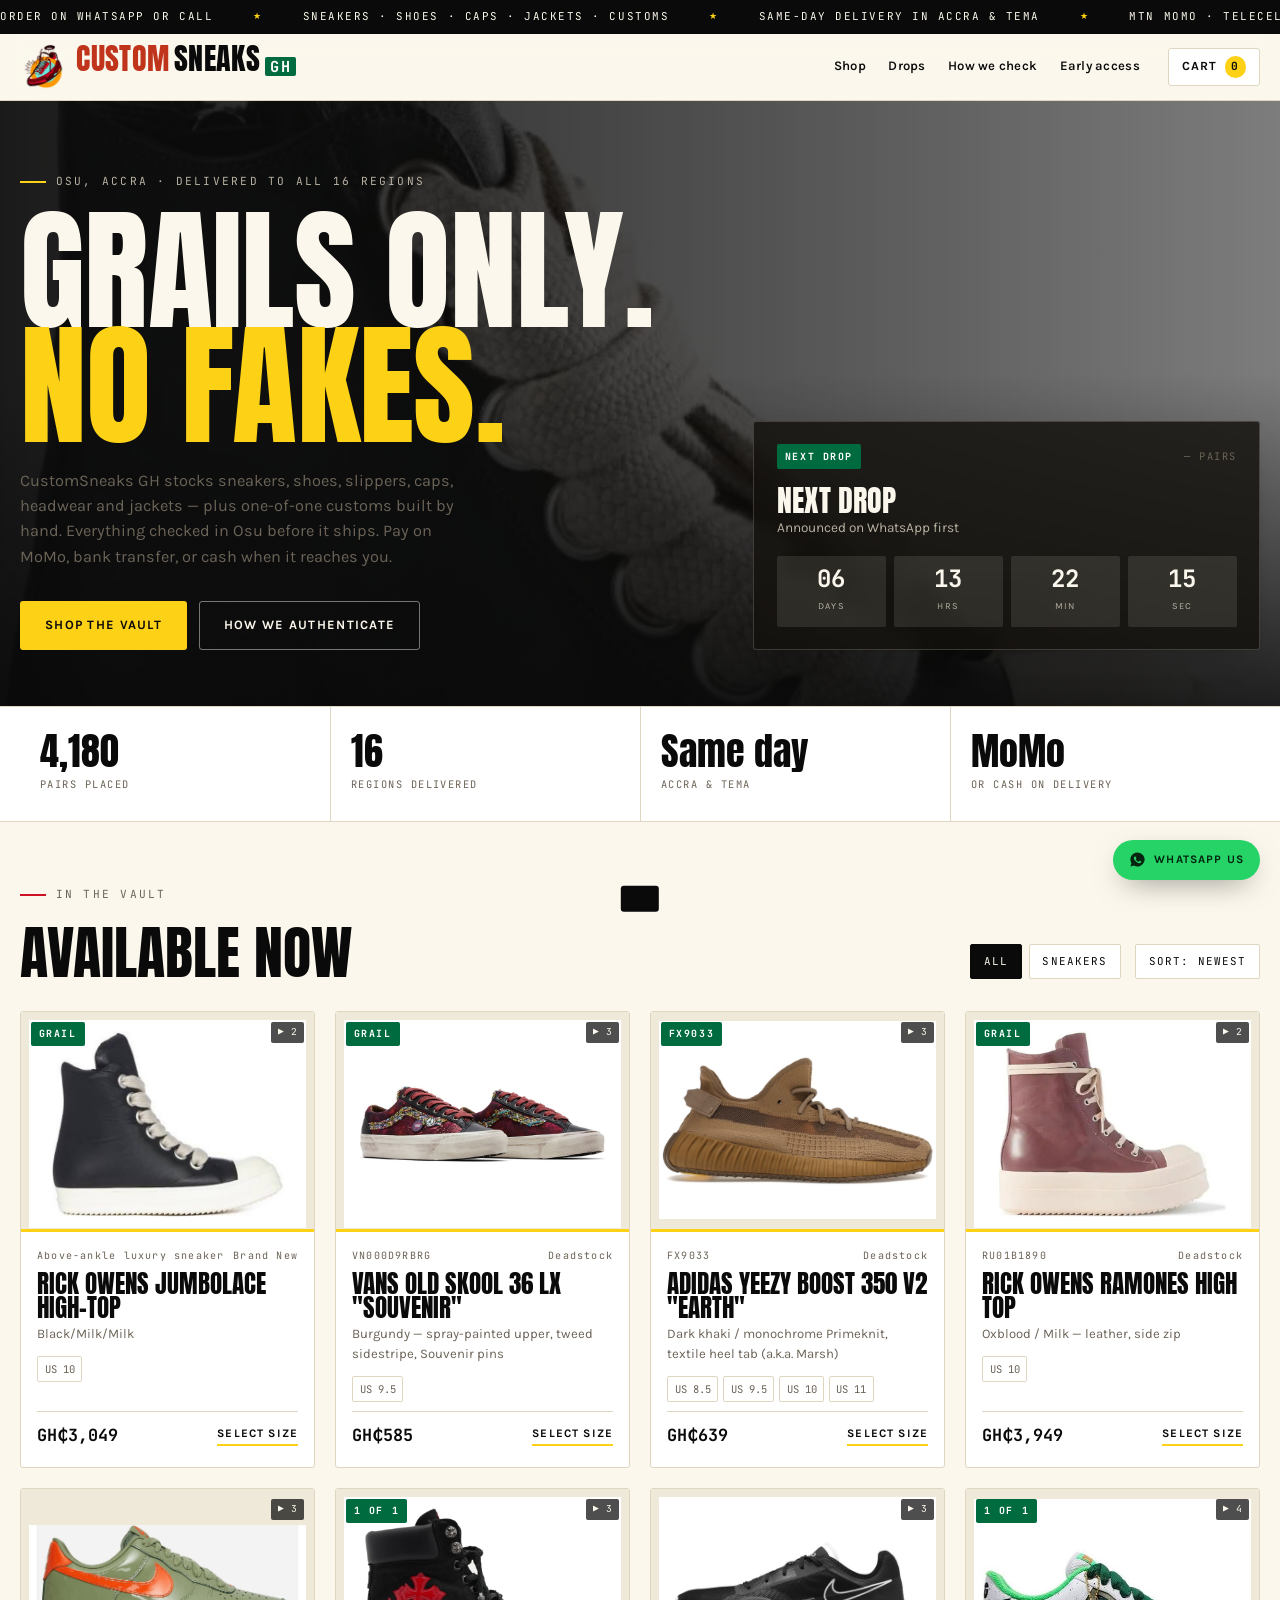
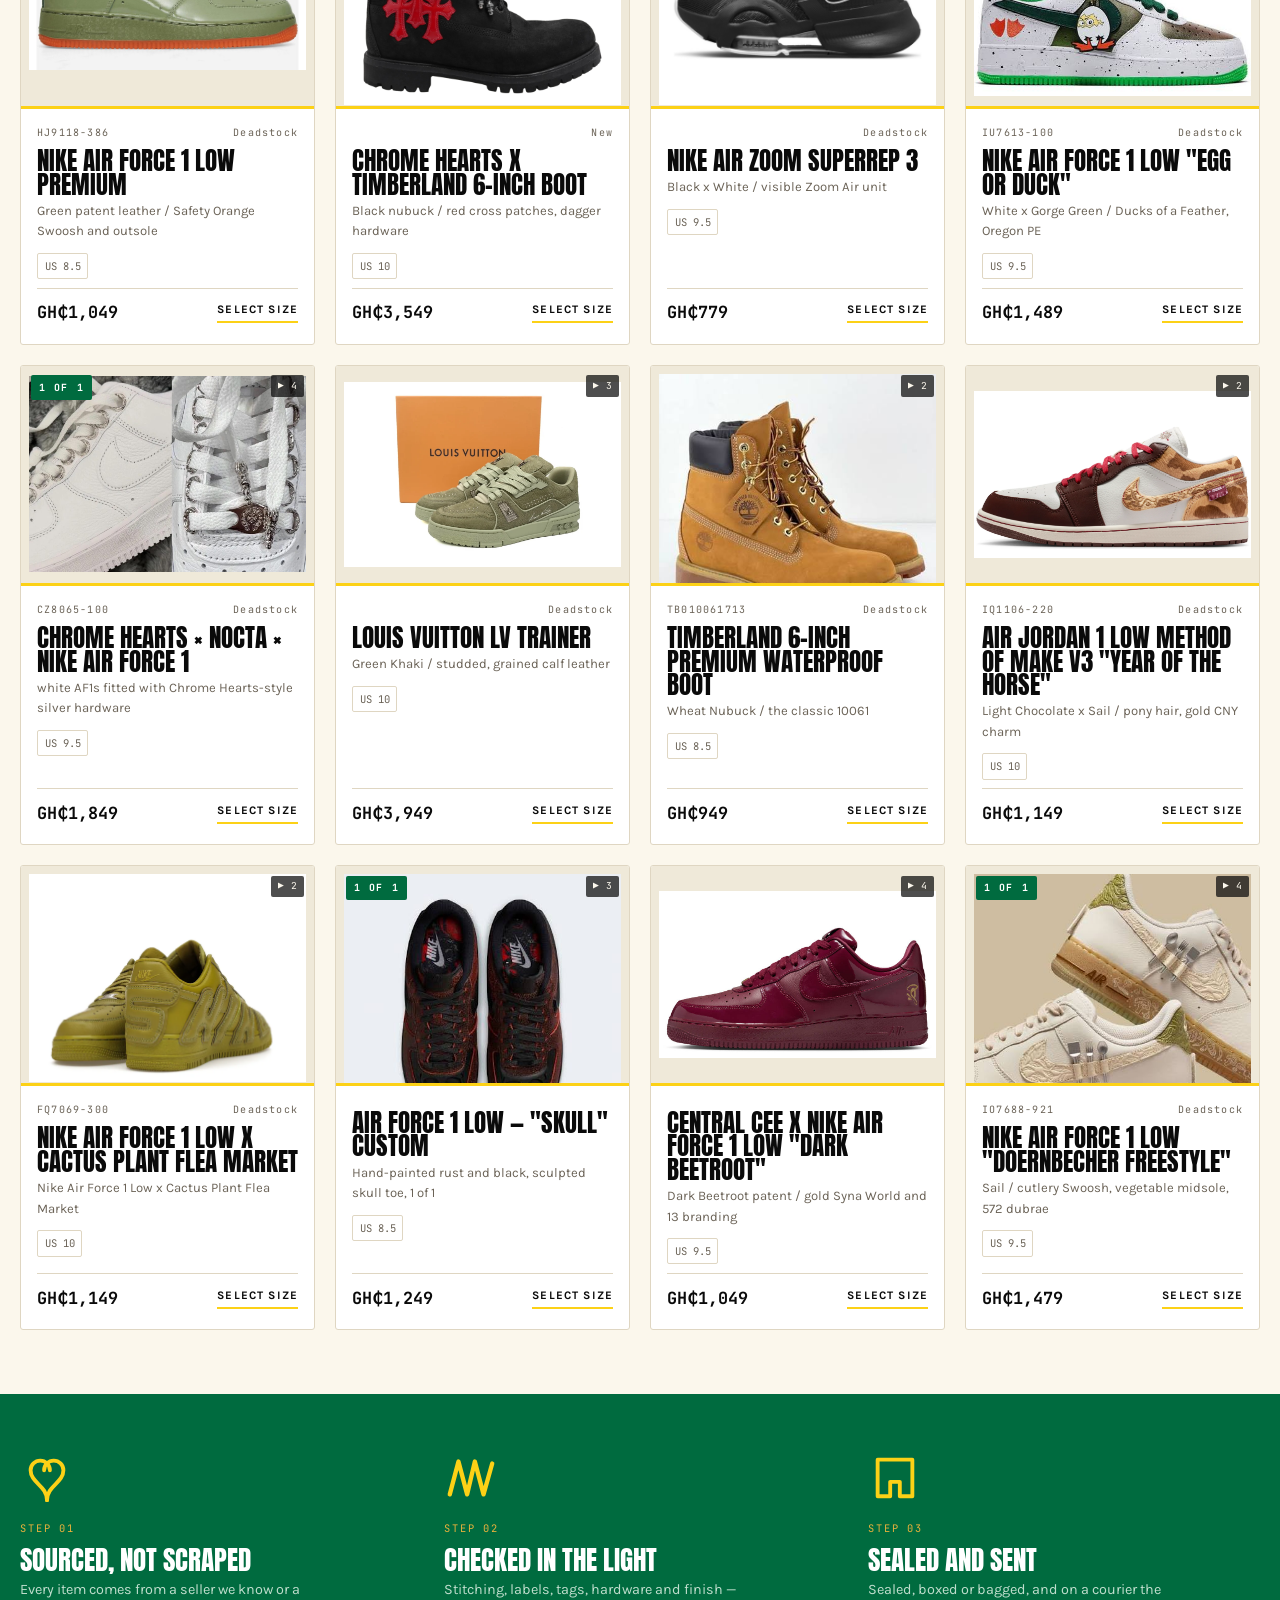
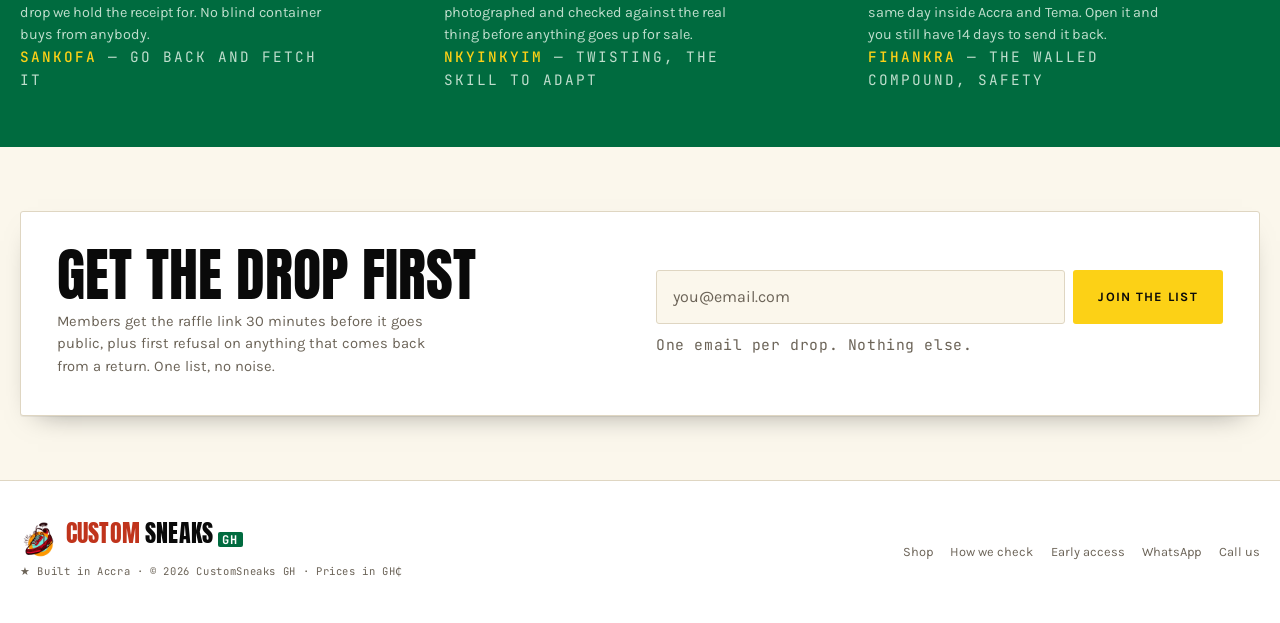
<file: index.html>
<!doctype html>
<html lang="en">
<head>
<meta charset="utf-8">
<meta name="viewport" content="width=device-width,initial-scale=1">
<title>CustomSneaks GH — Authenticated sneakers, Accra</title>
<meta name="description" content="Deadstock Air Force 1s, Jordan retros, Dunks and one-of-one customs. Authenticated in Osu, delivered to all 16 regions. Order on WhatsApp.">
<meta property="og:title" content="CustomSneaks GH">
<meta property="og:description" content="Authenticated sneakers and one-of-one customs. Accra to all 16 regions.">
<meta property="og:image" content="assets/img/floral.jpg">
<meta name="theme-color" content="#FCD116">
<link rel="preconnect" href="https://fonts.googleapis.com">
<link rel="preconnect" href="https://fonts.gstatic.com" crossorigin>
<link rel="stylesheet" href="https://fonts.googleapis.com/css2?family=Anton&family=JetBrains+Mono:wght@400;500;700&family=Karla:wght@400;500;600;700&display=swap">
<link rel="icon" href="favicon.svg" type="image/svg+xml">
<link rel="icon" href="favicon.svg" type="image/svg+xml">
<link rel="stylesheet" href="assets/css/site.css?v=10">
</head>
<body>
<div class="ticker" aria-hidden="true">
  <div class="ticker__track" id="ticker"></div>
</div>

<header class="nav">
  <div class="wrap nav__in">
    <a href="#top" class="brand"><img class="brand__mark" src="assets/img/logo-sneaker.webp" alt="" width="46" height="46">Custom<em>Sneaks</em><span class="gh">GH</span></a>
    <nav class="nav__links">
      <a href="#shop">Shop</a>
      <a href="#drops">Drops</a>
      <a href="#verify">How we check</a>
      <a href="#list">Early access</a>
    </nav>
    <button class="nav__cart" id="cartBtn" aria-haspopup="dialog">
      Cart <span class="count" id="cartCount">0</span>
    </button>
  </div>
</header>

<main id="top">
  <section class="hero">
    <svg class="star-mark" viewBox="0 0 100 96" aria-hidden="true">
      <path fill="currentColor" d="M50 0l11.2 34.5h36.3L68.3 55.8l11.2 34.5L50 69l-29.5 21.3 11.2-34.5L2.2 34.5h36.3z"/>
    </svg>
    <div class="wrap hero__grid">
      <div>
        <div class="eyebrow" data-s="heroEyebrow"></div>
        <h1><span data-s="heroLine1"></span><span class="line2" data-s="heroLine2"></span></h1>
        <p class="lede" data-s="heroLede"></p>
        <div class="hero__cta">
          <a class="btn btn--solid" href="#shop">Shop the vault</a>
          <a class="btn btn--ghost" href="#verify">How we authenticate</a>
        </div>
      </div>
      <aside class="drop" id="drops">
        <div class="drop__head">
          <span class="chip">Next drop</span>
          <span class="mono" style="font-size:.65rem;letter-spacing:.14em;color:var(--ash)"><span data-s="dropPairs"></span> PAIRS</span>
        </div>
        <p class="drop__name" data-s="dropName"></p>
        <p class="drop__sub" data-s="dropSub"></p>
        <div class="clock" id="clock">
          <div><b id="cd">00</b><small>Days</small></div>
          <div><b id="ch">00</b><small>Hrs</small></div>
          <div><b id="cm">00</b><small>Min</small></div>
          <div><b id="cs">00</b><small>Sec</small></div>
        </div>
      </aside>
    </div>
  </section>

  <section class="stats">
    <div class="wrap stats__in">
      <div class="stat"><b>4,180</b><span>Pairs placed</span></div>
      <div class="stat"><b>16</b><span>Regions delivered</span></div>
      <div class="stat"><b>Same day</b><span>Accra &amp; Tema</span></div>
      <div class="stat"><b>MoMo</b><span>Or cash on delivery</span></div>
    </div>
  </section>

  <section class="shop wrap" id="shop">
    <div class="shop__head">
      <div>
        <div class="eyebrow">In the vault</div>
        <h2 class="h2">Available now</h2>
      </div>
      <div class="filters" id="filters">
        <button class="filter" data-family="all" aria-pressed="true">All</button>
        <button class="filter sort" id="sortBtn" aria-pressed="false">Sort: Newest</button>
      </div>
    </div>
    <div class="grid" id="grid"></div>
  </section>

  <section class="verify" id="verify">
    <div class="wrap verify__grid">
      <div>
        <div class="mark" aria-hidden="true">
          <!-- Sankofa — the heart form -->
          <svg viewBox="0 0 56 56" fill="none" stroke="currentColor" stroke-width="4" stroke-linecap="round">
            <path d="M28 52C28 37 11 34 11 21a10 10 0 0 1 20 0"/>
            <path d="M28 52C28 37 45 34 45 21a10 10 0 0 0-20 0"/>
          </svg>
        </div>
        <div class="step">STEP 01</div>
        <h3>Sourced, not scraped</h3>
        <p>Every item comes from a seller we know or a drop we hold the receipt for. No blind container buys from anybody.</p>
        <p class="meaning"><b>Sankofa</b> — go back and fetch it</p>
      </div>
      <div>
        <div class="mark" aria-hidden="true">
          <!-- Nkyinkyim -->
          <svg viewBox="0 0 56 56" fill="none" stroke="currentColor" stroke-width="4.5" stroke-linecap="round" stroke-linejoin="round">
            <path d="M6 46 15 12 24 46 32 12 41 46 50 14"/>
          </svg>
        </div>
        <div class="step">STEP 02</div>
        <h3>Checked in the light</h3>
        <p>Stitching, labels, tags, hardware and finish — photographed and checked against the real thing before anything goes up for sale.</p>
        <p class="meaning"><b>Nkyinkyim</b> — twisting, the skill to adapt</p>
      </div>
      <div>
        <div class="mark" aria-hidden="true">
          <!-- Fihankra -->
          <svg viewBox="0 0 56 56" fill="none" stroke="currentColor" stroke-width="4" stroke-linejoin="round">
            <path d="M10 48V10h36v38H33V33H23v15z"/>
          </svg>
        </div>
        <div class="step">STEP 03</div>
        <h3>Sealed and sent</h3>
        <p>Sealed, boxed or bagged, and on a courier the same day inside Accra and Tema. Open it and you still have 14 days to send it back.</p>
        <p class="meaning"><b>Fihankra</b> — the walled compound, safety</p>
      </div>
    </div>
  </section>

  <section class="list wrap" id="list">
    <div class="list__box">
      <div>
        <h2 class="h2">Get the drop first</h2>
        <p>Members get the raffle link 30 minutes before it goes public, plus first refusal on anything that comes back from a return. One list, no noise.</p>
      </div>
      <div>
        <form class="form" id="listForm">
          <input type="email" id="listEmail" placeholder="you@email.com" aria-label="Email address" required>
          <button class="btn btn--solid" type="submit">Join the list</button>
        </form>
        <p class="form-note" id="listNote">One email per drop. Nothing else.</p>
      </div>
    </div>
  </section>
</main>

<footer>
  <div class="wrap foot">
    <div>
      <div class="brand" style="font-size:1.5rem"><img class="brand__mark" src="assets/img/logo-sneaker.webp" alt="" width="34" height="34">Custom<em>Sneaks</em><span class="gh">GH</span></div>
      <small id="footLine"></small>
    </div>
    <nav>
      <a href="#shop">Shop</a>
      <a href="#verify">How we check</a>
      <a href="#list">Early access</a>
      <a id="footWa" href="#" target="_blank" rel="noopener">WhatsApp</a>
      <a id="footCall" href="#">Call us</a>
    </nav>
  </div>
</footer>

<div class="scrim" id="scrim"></div>

<aside class="drawer" id="drawer" role="dialog" aria-modal="true" aria-label="Your cart">
  <div class="drawer__head">
    <span class="drawer__title">Your cart</span>
    <button class="x" id="closeCart" aria-label="Close cart">✕</button>
  </div>
  <div class="drawer__body" id="cartBody"></div>
  <div class="drawer__foot">
    <div class="total"><span>Subtotal</span><b id="subtotal">GH₵0</b></div>
    <a class="btn btn--wa" id="checkout" href="#" target="_blank" rel="noopener">Order on WhatsApp</a>
    <a class="btn btn--ghost" id="callBtn" href="#">Call to order</a>
    <p class="fineprint" data-s="deliveryNote"></p>
  </div>
</aside>

<div class="modal" id="modal" role="dialog" aria-modal="true" aria-label="Product details">
  <div class="modal__grid">
    <div class="modal__shot" id="modalShot"></div>
    <div class="modal__body">
      <div style="display:flex;justify-content:space-between;align-items:flex-start;gap:1rem">
        <div>
          <div class="eyebrow" style="margin-bottom:.5rem" id="modalFamily">Air Force 1</div>
          <h3 id="modalName">Name</h3>
        </div>
        <button class="x" id="closeModal" aria-label="Close">✕</button>
      </div>
      <p class="card__sub" id="modalSub">Colorway</p>
      <div>
        <div class="spec"><span>Style code</span><b id="modalCode">—</b></div>
        <div class="spec"><span>Condition</span><b id="modalCond">—</b></div>
        <div class="spec"><span>Release</span><b id="modalYear">—</b></div>
      </div>
      <div>
        <div class="mono" style="font-size:.65rem;letter-spacing:.16em;text-transform:uppercase;color:var(--ash);margin-bottom:.45rem">Select size</div>
        <div class="sizes" id="modalSizes"></div>
        <p class="sizenote" id="sizeNote" hidden>Men's sizing. US is the number on the box — EU and UK are the same shoe.</p>
      </div>
      <div class="card__foot">
        <span class="price" id="modalPrice">GH₵0</span>
        <button class="btn btn--solid" id="modalAdd">Add to cart</button>
      </div>
      <a class="ask" id="modalAsk" href="#" target="_blank" rel="noopener">Ask about this item on WhatsApp</a>
    </div>
  </div>
</div>

<a class="wa-float" id="waFloat" href="#" target="_blank" rel="noopener"><span>WhatsApp us</span></a>

<div class="toast" id="toast"></div>
<script type="module" src="assets/js/shop.js?v=10"></script>
</body>
</html>
</file>
<file: assets/css/site.css>
:root{
  --ground:#FBF7EC;
  --surface:#FFFFFF;
  --surface-2:#EFE9D9;
  --ink:#0A0A0A;
  --ash:#6B6357;
  --line:#DFD6C2;
  --gold:#FCD116;
  --gold-ink:#0A0A0A;
  --red:#CE1126;
  --red-ink:#FFFFFF;
  --green:#006B3F;
  --green-ink:#FFFFFF;
  --warm:#C0341C;
  --brand-b:#0A0A0A;
  --hi:#CE1126;
  --shadow:0 1px 0 rgba(10,10,10,.06), 0 12px 28px -18px rgba(10,10,10,.5);
  --radius:3px;
  --wa-mask:url("data:image/svg+xml,%3Csvg xmlns='http://www.w3.org/2000/svg' viewBox='0 0 24 24'%3E%3Cpath fill='%23000' d='M12 2a10 10 0 0 0-8.55 15.19L2.05 22l4.94-1.36A10 10 0 1 0 12 2Zm5.1 13.86c-.22.62-1.3 1.2-1.79 1.24-.46.04-.9.2-3.04-.63-2.56-1-4.18-3.6-4.3-3.77-.13-.17-1.03-1.37-1.03-2.61s.65-1.85.88-2.1c.23-.26.5-.32.67-.32h.48c.16 0 .37-.06.57.43.22.53.74 1.83.8 1.96.07.13.11.29.02.46-.09.17-.13.28-.26.43l-.4.46c-.13.13-.27.28-.11.55.15.26.68 1.12 1.46 1.81 1 .89 1.84 1.17 2.1 1.3.26.14.42.11.57-.06.16-.18.66-.77.83-1.03.18-.26.35-.22.59-.13.24.09 1.54.72 1.8.85.26.13.44.2.5.3.07.11.07.62-.15 1.23Z'/%3E%3C/svg%3E");
}
@media (prefers-color-scheme: dark){
  :root:not([data-theme="light"]){
    --ground:#0A0A0A;
    --surface:#151515;
    --surface-2:#1F1F1F;
    --ink:#FBF7EC;
    --ash:#9A9186;
    --line:#282624;
    --gold:#FCD116;
    --gold-ink:#0A0A0A;
    --red:#E8404F;
    --red-ink:#1A0406;
    --green:#12A164;
  --green-ink:#04240F;
  --warm:#E8563A;
  --brand-b:#FCD116;
    --green-ink:#04240F;
  --warm:#E8563A;
  --brand-b:#FCD116;
    --warm:#E8563A;
    --brand-b:#FCD116;
    --hi:#FCD116;
    --shadow:0 1px 0 rgba(255,255,255,.05), 0 18px 34px -22px rgba(0,0,0,.9);
  }
}
:root[data-theme="dark"]{
  --ground:#0A0A0A;
  --surface:#151515;
  --surface-2:#1F1F1F;
  --ink:#FBF7EC;
  --ash:#9A9186;
  --line:#282624;
  --gold:#FCD116;
  --gold-ink:#0A0A0A;
  --red:#E8404F;
  --red-ink:#1A0406;
  --green:#12A164;
  --green-ink:#04240F;
  --warm:#E8563A;
  --brand-b:#FCD116;
  --hi:#FCD116;
  --shadow:0 1px 0 rgba(255,255,255,.05), 0 18px 34px -22px rgba(0,0,0,.9);
}

.brand, h1, .h2, .drop__name, .card__name, .drawer__title, .stat b,
.verify h3, .modal__body h3{font-weight:400 !important}
*{box-sizing:border-box}
body{
  margin:0;
  background:var(--ground);
  color:var(--ink);
  font-family:"Karla",-apple-system,BlinkMacSystemFont,"Segoe UI",sans-serif;
  font-size:16px;
  line-height:1.55;
  -webkit-font-smoothing:antialiased;
}
img{max-width:100%;display:block}
button{font:inherit;color:inherit;cursor:pointer;border:0;background:none}
input{font:inherit;color:inherit}
a{color:inherit;text-decoration:none}
:focus-visible{outline:2px solid var(--gold);outline-offset:3px}

.mono{font-family:"JetBrains Mono",ui-monospace,SFMono-Regular,Menlo,monospace}
.wrap{width:min(1240px,100% - 2.5rem);margin-inline:auto}

/* ---------- ticker ---------- */
.ticker{
  background:var(--ink);
  color:var(--ground);
  overflow:hidden;
  border-bottom:1px solid var(--ink);
}
.ticker__track{
  display:flex;
  gap:2.5rem;
  width:max-content;
  padding:.5rem 0;
  animation:slide 38s linear infinite;
  font-family:"JetBrains Mono",ui-monospace,monospace;
  font-size:.68rem;
  letter-spacing:.14em;
  text-transform:uppercase;
}
.ticker__track span{display:flex;align-items:center;gap:2.5rem;white-space:nowrap}
.ticker__track span::after{content:"\2605";color:var(--gold);font-size:.8em;line-height:1}
@keyframes slide{from{transform:translateX(0)}to{transform:translateX(-50%)}}
@media (prefers-reduced-motion: reduce){
  .ticker__track{animation:none}
}

/* ---------- nav ---------- */
.nav{
  position:sticky;top:0;z-index:40;
  background:var(--ground);
  background:color-mix(in srgb, var(--ground) 88%, transparent);
  backdrop-filter:blur(12px);
  border-bottom:1px solid var(--line);
}
.nav__in{display:flex;align-items:center;gap:1.75rem;height:66px}
.brand{
  color:var(--warm);
  font-family:"Anton",Impact,sans-serif;
  font-weight:900;
  font-size:1.9rem;
  line-height:1;
  letter-spacing:.01em;
  text-transform:uppercase;
  display:flex;align-items:baseline;gap:.3rem;
}
.brand em{font-style:normal;color:var(--brand-b)}
/* the illustration carries its own disc, so it needs no container */
.brand__mark{width:1.55em;height:1.55em;align-self:center;flex:none;margin-right:.15em}
@media (max-width:520px){ .nav .brand__mark{width:1.15em;height:1.15em} }
.brand .gh{
  font-family:"JetBrains Mono",ui-monospace,monospace;
  font-size:.5em;font-weight:700;letter-spacing:.1em;
  background:var(--green);color:var(--green-ink);
  padding:.12em .35em;border-radius:2px;align-self:center;
}
.nav__links{display:flex;gap:1.4rem;margin-left:auto;font-size:.82rem;font-weight:600;letter-spacing:.02em}
.nav__links a{padding:.4rem 0;border-bottom:2px solid transparent}
.nav__links a:hover{border-bottom-color:var(--gold)}
.nav__cart{
  display:flex;align-items:center;gap:.5rem;
  border:1px solid var(--line);
  background:var(--surface);
  padding:.45rem .8rem;
  border-radius:var(--radius);
  font-size:.78rem;font-weight:700;letter-spacing:.08em;text-transform:uppercase;
}
.nav__cart:hover{border-color:var(--gold)}
.count{
  font-family:"JetBrains Mono",monospace;
  background:var(--gold);color:var(--gold-ink);
  min-width:1.35rem;height:1.35rem;border-radius:999px;
  display:grid;place-items:center;font-size:.7rem;font-weight:700;
}
@media (max-width:880px){ .nav__links{display:none} .nav__in{gap:1rem} .nav__cart{margin-left:auto} }

/* ---------- hero ---------- */
.hero{padding:4.5rem 0 3.5rem;border-bottom:1px solid var(--line);position:relative;overflow:hidden}
/* the black star of the flag, sitting behind the drop card */
/* the black star of the flag, sitting behind the drop card */
.star-mark{
  position:absolute;right:4%;top:9%;width:min(34vw,380px);
  color:var(--ink);opacity:.06;pointer-events:none;z-index:0;
}
} }
.hero__grid{position:relative;z-index:1}
.hero__grid{display:grid;grid-template-columns:1.15fr .85fr;gap:3rem;align-items:end}
.eyebrow{
  font-family:"JetBrains Mono",monospace;
  font-size:.7rem;letter-spacing:.2em;text-transform:uppercase;color:var(--ash);
  display:flex;align-items:center;gap:.6rem;margin-bottom:1.4rem;
}
.eyebrow::before{content:"";width:26px;height:2px;background:var(--hi)}
.hero h1{
  font-family:"Anton",Impact,sans-serif;
  font-weight:900;
  font-size:clamp(3.6rem,10.5vw,8.5rem);
  line-height:.86;
  letter-spacing:-.005em;
  text-transform:uppercase;
  margin:0;
  text-wrap:balance;
}
.hero h1 .line2{display:block;color:var(--hi)}
.hero p.lede{max-width:44ch;color:var(--ash);font-size:1.02rem;margin:1.5rem 0 2rem}
.hero__cta{display:flex;flex-wrap:wrap;gap:.75rem}
.btn{
  display:inline-flex;align-items:center;justify-content:center;gap:.5rem;
  padding:.85rem 1.5rem;border-radius:var(--radius);
  font-size:.8rem;font-weight:700;letter-spacing:.1em;text-transform:uppercase;
  border:1px solid transparent;transition:transform .12s ease, background .15s ease;
}
.btn--solid{background:var(--gold);color:var(--gold-ink)}
.btn--solid:hover{transform:translateY(-2px)}
.btn--ghost{border-color:var(--line);background:var(--surface)}
.btn--ghost:hover{border-color:var(--ink)}
.btn[disabled]{opacity:.45;cursor:not-allowed;transform:none}
.btn--wa{background:#25D366;color:#04240F}
.btn--wa:hover{transform:translateY(-2px);background:#1FBF5B}
.btn--wa::before{
  content:"";width:15px;height:15px;flex:none;
  background:currentColor;
  -webkit-mask:var(--wa-mask) center/contain no-repeat;
  mask:var(--wa-mask) center/contain no-repeat;
}
.fineprint{font-size:.74rem;color:var(--ash);margin:0;line-height:1.45}
.wa-float{
  position:fixed;right:1.25rem;bottom:1.25rem;z-index:45;
  display:flex;align-items:center;gap:.5rem;
  background:#25D366;color:#04240F;
  padding:.7rem 1rem;border-radius:999px;
  font-size:.72rem;font-weight:700;letter-spacing:.1em;text-transform:uppercase;
  box-shadow:0 10px 30px -12px rgba(0,0,0,.6);
  transition:transform .15s ease;
}
.wa-float:hover{transform:translateY(-2px)}
.wa-float::before{
  content:"";width:17px;height:17px;flex:none;background:currentColor;
  -webkit-mask:var(--wa-mask) center/contain no-repeat;
  mask:var(--wa-mask) center/contain no-repeat;
}
@media (max-width:560px){ .wa-float span{display:none} .wa-float{padding:.85rem;border-radius:50%} }
.ask{
  font-family:"JetBrains Mono",monospace;font-size:.66rem;letter-spacing:.1em;text-transform:uppercase;
  color:var(--ash);text-decoration:underline;text-underline-offset:3px;align-self:flex-start;
}
.ask:hover{color:#1FBF5B}

.drop{
  border:1px solid var(--line);
  background:var(--surface);
  border-radius:var(--radius);
  padding:1.4rem;
  box-shadow:var(--shadow);
}
.drop__head{display:flex;align-items:center;justify-content:space-between;gap:1rem;margin-bottom:1rem}
.chip{
  font-family:"JetBrains Mono",monospace;
  font-size:.62rem;letter-spacing:.16em;text-transform:uppercase;
  padding:.28rem .5rem;border-radius:2px;
  background:var(--green);color:var(--green-ink);font-weight:700;
}
.drop__name{font-family:"Anton",Impact,sans-serif;font-size:1.9rem;font-weight:800;line-height:1;text-transform:uppercase;margin:0 0 .15rem}
.drop__sub{color:var(--ash);font-size:.85rem;margin:0 0 1.1rem}
.clock{display:grid;grid-template-columns:repeat(4,1fr);gap:.5rem;font-variant-numeric:tabular-nums}
.clock div{background:var(--surface-2);border-radius:2px;padding:.6rem .3rem;text-align:center}
.clock b{font-family:"JetBrains Mono",monospace;display:block;font-size:1.5rem;font-weight:700;line-height:1.1}
.clock small{font-size:.58rem;letter-spacing:.14em;text-transform:uppercase;color:var(--ash)}
@media (max-width:940px){ .hero__grid{grid-template-columns:1fr;gap:2.5rem;align-items:start} }

/* ---------- marquee stats ---------- */
.stats{border-bottom:1px solid var(--line);background:var(--surface)}
.stats__in{display:grid;grid-template-columns:repeat(4,1fr)}
.stat{padding:1.6rem 1.25rem;border-left:1px solid var(--line)}
.stat:first-child{border-left:0}
.stat b{font-family:"Anton",Impact,sans-serif;font-size:2.4rem;font-weight:800;line-height:1;display:block}
.stat span{font-family:"JetBrains Mono",monospace;font-size:.65rem;letter-spacing:.14em;text-transform:uppercase;color:var(--ash)}
@media (max-width:760px){
  .stats__in{grid-template-columns:repeat(2,1fr)}
  .stat:nth-child(3){border-left:0}
  .stat:nth-child(n+3){border-top:1px solid var(--line)}
}

/* ---------- shop ---------- */
.shop{padding:4rem 0}
.shop__head{display:flex;align-items:flex-end;justify-content:space-between;gap:2rem;flex-wrap:wrap;margin-bottom:2rem}
.h2{font-family:"Anton",Impact,sans-serif;font-size:clamp(2.4rem,5vw,3.6rem);font-weight:800;line-height:.92;text-transform:uppercase;margin:0}
.filters{display:flex;gap:.4rem;flex-wrap:wrap;align-items:center}
.filter{
  font-family:"JetBrains Mono",monospace;
  font-size:.68rem;letter-spacing:.1em;text-transform:uppercase;
  padding:.5rem .8rem;border:1px solid var(--line);border-radius:2px;background:var(--surface);
}
.filter[aria-pressed="true"]{background:var(--ink);color:var(--ground);border-color:var(--ink)}
.filter:hover{border-color:var(--gold)}
.sort{margin-left:.5rem}

.grid{display:grid;grid-template-columns:repeat(auto-fill,minmax(266px,1fr));gap:1.25rem}
.card{
  background:var(--surface);
  border:1px solid var(--line);
  border-radius:var(--radius);
  overflow:hidden;
  display:flex;flex-direction:column;
  transition:border-color .15s ease, transform .15s ease;
}
.card{cursor:pointer}
.card:hover{border-color:var(--ink);transform:translateY(-3px)}
.card:hover .link-btn{color:var(--hi)}
.card:focus-visible{outline:2px solid var(--hi);outline-offset:3px}
.card__shot{
  position:relative;aspect-ratio:4/3;background:var(--surface-2);
  display:grid;place-items:center;overflow:hidden;
}
.card__shot img{
  width:100%;height:100%;
  object-fit:contain;          /* never crop a product photo */
  padding:.5rem;
}
.slot{
  position:absolute;inset:0;
  display:grid;place-items:center;gap:.4rem;align-content:center;
  background-image:repeating-linear-gradient(135deg,transparent 0 9px,var(--line) 9px 10px);
  text-align:center;padding:1rem;
}
.slot code{
  font-family:"JetBrains Mono",monospace;font-size:.63rem;letter-spacing:.06em;
  background:var(--surface);border:1px solid var(--line);padding:.3rem .5rem;border-radius:2px;color:var(--ash);
}
.slot em{font-style:normal;font-size:.6rem;letter-spacing:.16em;text-transform:uppercase;color:var(--ash);font-family:"JetBrains Mono",monospace}
.card__flag{
  position:absolute;top:.6rem;left:.6rem;z-index:2;
}
.card__body{padding:1rem 1rem 1.15rem;display:flex;flex-direction:column;gap:.55rem;flex:1}
.card__code{font-family:"JetBrains Mono",monospace;font-size:.63rem;letter-spacing:.12em;color:var(--ash);display:flex;justify-content:space-between}
.card__name{font-family:"Anton",Impact,sans-serif;font-size:1.55rem;font-weight:800;line-height:.95;text-transform:uppercase;margin:0}
.card__sub{font-size:.82rem;color:var(--ash);margin:-.25rem 0 0}
.sizes{display:flex;flex-wrap:wrap;gap:.28rem;margin-top:.15rem}
.size{
  font-family:"JetBrains Mono",monospace;font-size:.66rem;
  border:1px solid var(--line);border-radius:2px;padding:.25rem .42rem;color:var(--ash);
}
.size--pick{
  cursor:pointer;color:var(--ink);
  display:flex;flex-direction:column;align-items:center;justify-content:center;
  gap:.08rem;line-height:1.15;padding:.34rem .5rem;min-width:4.9rem;
}
.size--pick b{font-size:.76rem;font-weight:700;letter-spacing:.02em}
.size--pick small{font-size:.55rem;letter-spacing:.03em;color:var(--ash);white-space:nowrap}
.size--pick:hover{border-color:var(--gold)}
.size--pick[aria-pressed="true"]{background:var(--gold);border-color:var(--gold);color:var(--gold-ink)}
.size--pick[aria-pressed="true"] small{color:var(--gold-ink);opacity:.72}
.sizenote{font-size:.66rem;color:var(--ash);margin:.55rem 0 0;line-height:1.4}
.card__foot{display:flex;align-items:center;justify-content:space-between;gap:.75rem;margin-top:auto;padding-top:.65rem;border-top:1px solid var(--line)}
.price{font-family:"JetBrains Mono",monospace;font-size:1.05rem;font-weight:700;font-variant-numeric:tabular-nums}
.link-btn{display:inline-block;font-size:.72rem;font-weight:700;letter-spacing:.1em;text-transform:uppercase;border-bottom:2px solid var(--gold);padding-bottom:2px}
.empty{padding:3rem 1rem;text-align:center;color:var(--ash);grid-column:1/-1}

/* ---------- verify band ---------- */
.verify{background:#006B3F;color:#FFFFFF;padding:3.5rem 0}
.verify__grid{display:grid;grid-template-columns:1fr 1fr 1fr;gap:2rem}
.verify h3{font-family:"Anton",Impact,sans-serif;font-size:1.7rem;font-weight:800;text-transform:uppercase;margin:.6rem 0 .4rem;line-height:1}
.verify p{color:#BFDECD;font-size:.9rem;margin:0;max-width:34ch}
.verify .step{font-family:"JetBrains Mono",monospace;font-size:.65rem;letter-spacing:.18em;color:#E9B23C}
@media (max-width:820px){ .verify__grid{grid-template-columns:1fr;gap:1.75rem} }

/* ---------- list / raffle ---------- */
.list{padding:4rem 0}
.list__box{
  border:1px solid var(--line);background:var(--surface);border-radius:var(--radius);
  padding:2.25rem;display:grid;grid-template-columns:1fr 1fr;gap:2rem;align-items:center;
  box-shadow:var(--shadow);
}
.list p{color:var(--ash);margin:.6rem 0 0;max-width:42ch;font-size:.92rem}
.form{display:flex;gap:.5rem;flex-wrap:wrap}
.form input{
  flex:1;min-width:200px;background:var(--ground);border:1px solid var(--line);
  border-radius:var(--radius);padding:.85rem 1rem;
}
.form input::placeholder{color:var(--ash)}
.form-note{font-family:"JetBrains Mono",monospace;font-size:.68rem;color:var(--ash);margin:.75rem 0 0;letter-spacing:.04em}
@media (max-width:820px){ .list__box{grid-template-columns:1fr} }

/* ---------- footer ---------- */
footer{border-top:1px solid var(--line);padding:2.5rem 0;background:var(--surface)}
.foot{display:flex;justify-content:space-between;gap:1.5rem;flex-wrap:wrap;align-items:center}
.foot small{font-family:"JetBrains Mono",monospace;font-size:.66rem;color:var(--ash);letter-spacing:.06em}
.foot nav{display:flex;gap:1.1rem;font-size:.8rem;color:var(--ash)}
.foot nav a:hover{color:var(--ink)}

/* ---------- drawer + modal ---------- */
.scrim{
  position:fixed;inset:0;background:rgba(8,10,16,.55);backdrop-filter:blur(2px);
  opacity:0;pointer-events:none;transition:opacity .2s ease;z-index:50;
}
.scrim.on{opacity:1;pointer-events:auto}
.drawer{
  position:fixed;top:0;right:0;height:100%;width:min(420px,100%);
  background:var(--surface);border-left:1px solid var(--line);
  transform:translateX(102%);transition:transform .25s cubic-bezier(.2,.7,.3,1);
  z-index:60;display:flex;flex-direction:column;
}
.drawer.on{transform:translateX(0)}
@media (prefers-reduced-motion: reduce){
  .drawer{transition:none}
}
.drawer__head{display:flex;align-items:center;justify-content:space-between;padding:1.25rem;border-bottom:1px solid var(--line)}
.drawer__title{font-family:"Anton",Impact,sans-serif;font-size:1.6rem;font-weight:800;text-transform:uppercase;line-height:1}
.x{font-size:1.35rem;line-height:1;padding:.25rem .5rem;color:var(--ash)}
.x:hover{color:var(--ink)}
.drawer__body{flex:1;overflow-y:auto;padding:1.25rem;display:flex;flex-direction:column;gap:1rem}
.line{display:grid;grid-template-columns:64px 1fr auto;gap:.85rem;align-items:center}
.line__thumb{aspect-ratio:1;background:var(--surface-2);border-radius:2px;background-image:repeating-linear-gradient(135deg,transparent 0 7px,var(--line) 7px 8px);overflow:hidden}
.line__thumb img{width:100%;height:100%;object-fit:cover}
.line__name{font-weight:700;font-size:.86rem;line-height:1.25}
.line__meta{font-family:"JetBrains Mono",monospace;font-size:.66rem;color:var(--ash);letter-spacing:.06em}
.line__price{font-family:"JetBrains Mono",monospace;font-weight:700;font-variant-numeric:tabular-nums;font-size:.86rem;text-align:right}
.remove{font-family:"JetBrains Mono",monospace;font-size:.62rem;letter-spacing:.1em;text-transform:uppercase;color:var(--ash);text-decoration:underline;display:block;margin-top:.2rem}
.remove:hover{color:var(--gold)}
.drawer__foot{border-top:1px solid var(--line);padding:1.25rem;display:flex;flex-direction:column;gap:.85rem}
.total{display:flex;justify-content:space-between;align-items:baseline}
.total b{font-family:"JetBrains Mono",monospace;font-size:1.3rem;font-variant-numeric:tabular-nums}
.total span{font-family:"JetBrains Mono",monospace;font-size:.68rem;letter-spacing:.14em;text-transform:uppercase;color:var(--ash)}
.notice{
  background:var(--surface-2);border-left:3px solid var(--red);
  padding:.75rem .85rem;font-size:.78rem;color:var(--ash);border-radius:2px;
}

.modal{
  position:fixed;z-index:60;inset:auto;left:50%;top:50%;transform:translate(-50%,-46%) scale(.98);
  width:min(760px,calc(100% - 2rem));max-height:88vh;overflow-y:auto;
  background:var(--surface);border:1px solid var(--line);border-radius:var(--radius);
  opacity:0;pointer-events:none;transition:opacity .18s ease, transform .18s ease;
  box-shadow:0 40px 80px -40px rgba(0,0,0,.6);
}
.modal.on{opacity:1;pointer-events:auto;transform:translate(-50%,-50%) scale(1)}
.modal__grid{display:grid;grid-template-columns:1fr 1fr}
.modal__shot{position:relative;background:var(--surface-2);min-height:280px}
.modal__body{padding:1.75rem;display:flex;flex-direction:column;gap:.7rem}
.modal__body h3{font-family:"Anton",Impact,sans-serif;font-size:2.3rem;font-weight:800;text-transform:uppercase;line-height:.92;margin:0}
.spec{display:flex;justify-content:space-between;font-family:"JetBrains Mono",monospace;font-size:.7rem;letter-spacing:.06em;color:var(--ash);border-bottom:1px dashed var(--line);padding:.4rem 0}
.spec b{color:var(--ink);font-weight:500}
@media (max-width:700px){ .modal__grid{grid-template-columns:1fr} .modal__shot{min-height:200px} }


/* ---------- adinkra ---------- */
.mark{width:54px;height:54px;color:var(--gold);margin-bottom:1rem}
.verify .mark{color:#FCD116}
.mark svg{width:100%;height:100%;display:block}
.meaning{
  font-family:"JetBrains Mono",monospace;font-size:.6rem;letter-spacing:.14em;
  text-transform:uppercase;color:#9CC9B2;margin:.6rem 0 0;
}
.meaning b{color:#FCD116;font-weight:500}

/* the woven edge on every card */
.card__shot{border-bottom:3px solid var(--gold)}

.toast{
  position:fixed;left:50%;bottom:1.5rem;transform:translate(-50%,140%);
  background:var(--ink);color:var(--ground);padding:.8rem 1.2rem;border-radius:var(--radius);
  font-family:"JetBrains Mono",monospace;font-size:.72rem;letter-spacing:.1em;text-transform:uppercase;
  z-index:70;transition:transform .25s cubic-bezier(.2,.7,.3,1);
}
.toast.on{transform:translate(-50%,0)}

/* ---------- product media: gallery + clip ---------- */
.modal__shot{display:flex;flex-direction:column;background:var(--surface-2)}
.slides{position:relative;flex:1;min-height:260px}
.slide-wrap{position:absolute;inset:0;display:none}
.slide-wrap.on{display:block}
.slide{width:100%;height:100%;object-fit:contain;display:block;background:var(--surface-2)}
video.slide{background:#000}

.thumbs{display:flex;gap:.4rem;padding:.5rem;background:var(--surface);border-top:1px solid var(--line);overflow-x:auto}
.thumb{
  flex:none;width:52px;height:40px;padding:0;border:1px solid var(--line);border-radius:2px;
  overflow:hidden;background:var(--surface-2);cursor:pointer;display:grid;place-items:center;
}
.thumb.on{border-color:var(--gold);border-width:2px}
.thumb img{position:static;width:100%;height:100%;object-fit:contain;padding:2px}
.thumb__play{font-size:.8rem;color:var(--ink)}

/* how many photos a card has */
.card__more{
  position:absolute;top:.6rem;right:.6rem;z-index:2;
  font-family:"JetBrains Mono",monospace;font-size:.6rem;letter-spacing:.08em;
  background:rgba(10,10,10,.72);color:#FBF7EC;padding:.2rem .4rem;border-radius:2px;
}

/* ---------- gallery navigation ---------- */
.navarrow{
  position:absolute;top:50%;transform:translateY(-50%);z-index:3;
  width:38px;height:38px;border-radius:50%;
  background:rgba(10,10,10,.55);color:#FBF7EC;
  font-size:1.5rem;line-height:1;display:grid;place-items:center;
  cursor:pointer;transition:background .15s ease;
  padding:0 0 3px;
}
.navarrow:hover{background:rgba(10,10,10,.8)}
.navarrow--prev{left:.6rem}
.navarrow--next{right:.6rem}

.dots{
  position:absolute;left:0;right:0;bottom:.7rem;z-index:3;
  display:flex;justify-content:center;gap:.35rem;
}
.dot{
  width:7px;height:7px;border-radius:50%;padding:0;cursor:pointer;
  background:rgba(251,247,236,.45);box-shadow:0 0 0 1px rgba(10,10,10,.35);
  transition:background .15s ease, transform .15s ease;
}
.dot.on{background:var(--gold);transform:scale(1.25)}

@media (max-width:700px){
  .navarrow{width:34px;height:34px;font-size:1.3rem}
  .thumbs{display:none}          /* dots and swipe are enough on a phone */
}

/* ---------- home page clip ---------- */
.hero__clip{
  position:absolute;inset:0;width:100%;height:100%;
  object-fit:cover;z-index:0;pointer-events:none;
}
/* with footage behind it the hero commits to a dark treatment in both
   themes — light text over a scrim always reads, dark text never would */
.hero--clip::after{
  content:"";position:absolute;inset:0;z-index:1;pointer-events:none;
  background:
    linear-gradient(90deg, rgba(10,10,10,.92) 0%, rgba(10,10,10,.72) 45%, rgba(10,10,10,.45) 100%),
    linear-gradient(0deg,  rgba(10,10,10,.85) 0%, rgba(10,10,10,.15) 55%);
}
.hero--clip .hero__grid{position:relative;z-index:2}
.hero--clip .hero h1,
.hero--clip h1{color:#FBF7EC}
.hero--clip h1 .line2{color:var(--gold)}
.hero--clip .lede{color:#D8D2C4}
.hero--clip .eyebrow{color:#B8B1A2}
.hero--clip .eyebrow::before{background:var(--gold)}
.hero--clip .btn--ghost{background:transparent;border-color:rgba(251,247,236,.45);color:#FBF7EC}
.hero--clip .btn--ghost:hover{border-color:#FBF7EC}
.hero--clip .drop{background:rgba(20,18,14,.82);border-color:rgba(251,247,236,.18);backdrop-filter:blur(6px)}
.hero--clip .drop__name{color:#FBF7EC}
.hero--clip .drop__sub,
.hero--clip .drop .mono{color:#B8B1A2}
.hero--clip .clock div{background:rgba(251,247,236,.10)}
.hero--clip .clock b{color:#FBF7EC}
.hero--clip .clock small{color:#B8B1A2}
@media (max-width:940px){
  .hero--clip::after{background:linear-gradient(0deg,rgba(10,10,10,.9) 0%,rgba(10,10,10,.6) 100%)}
}
</file>
